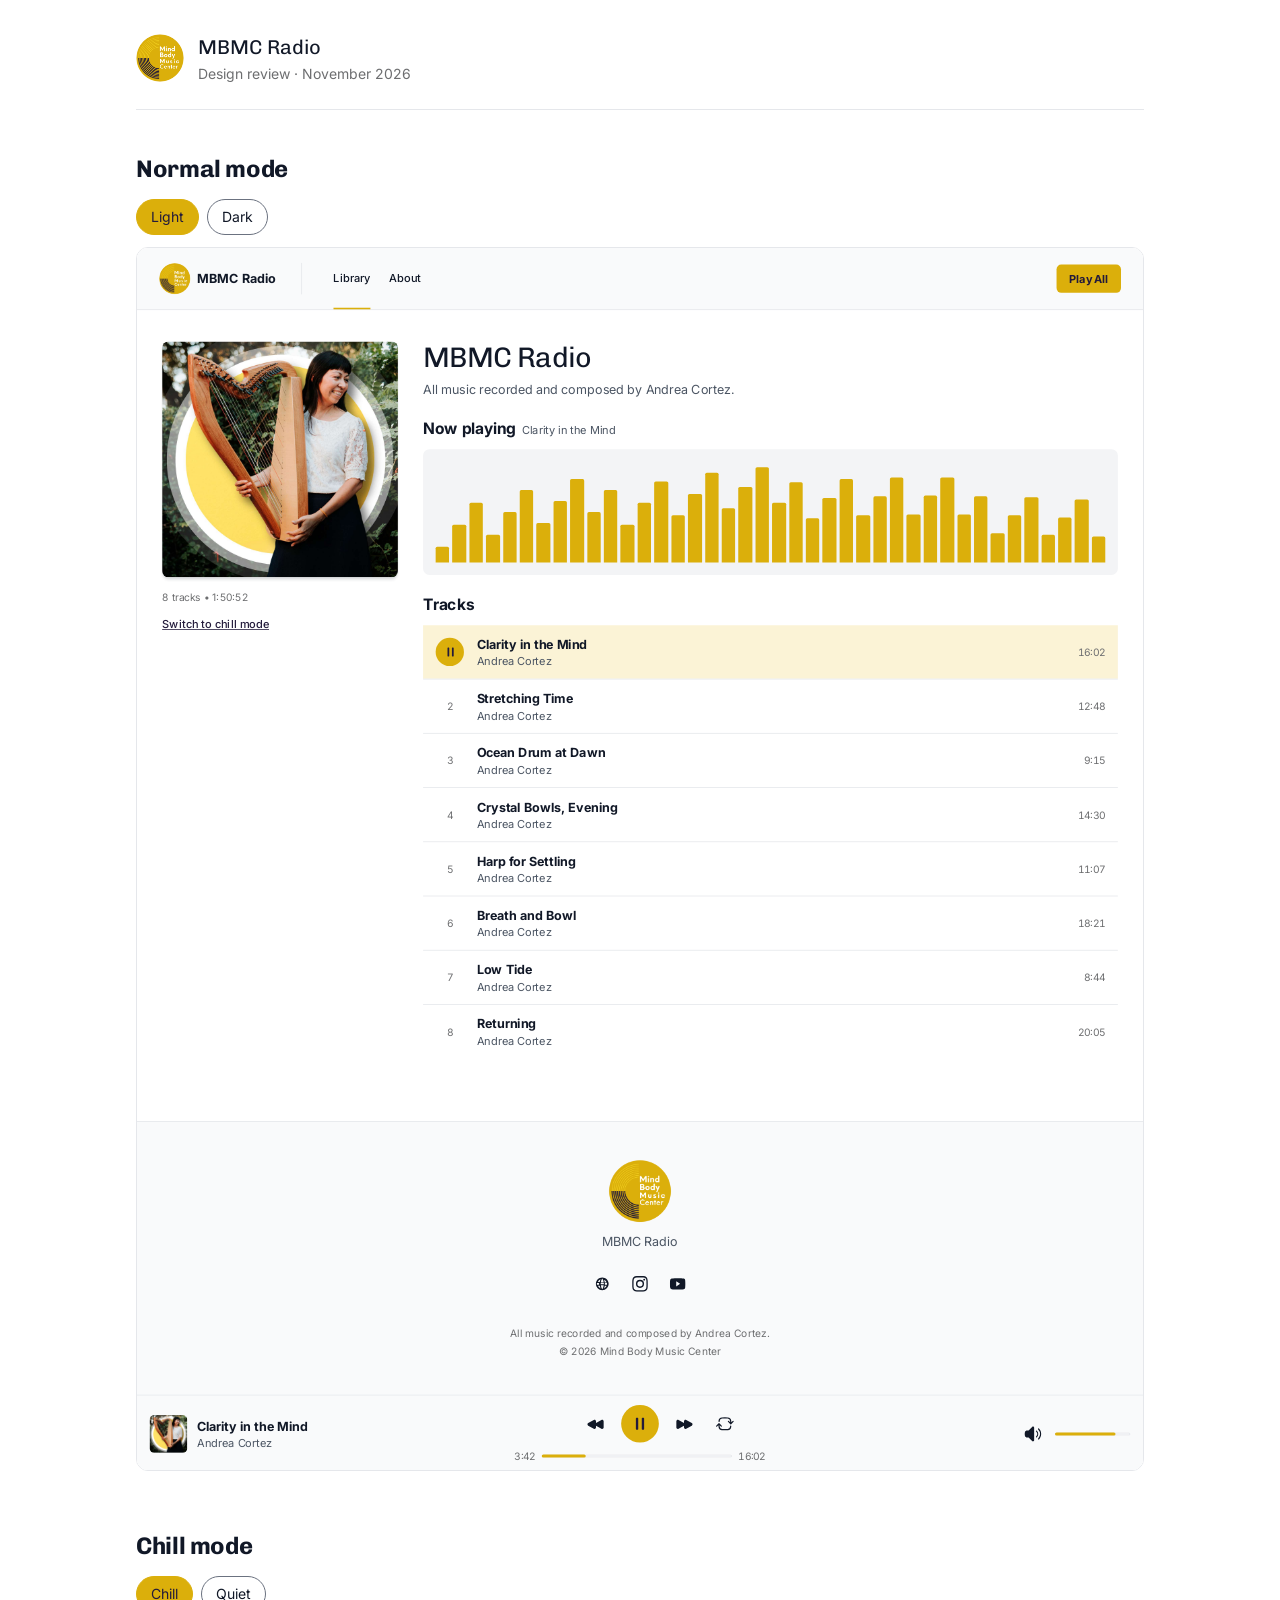
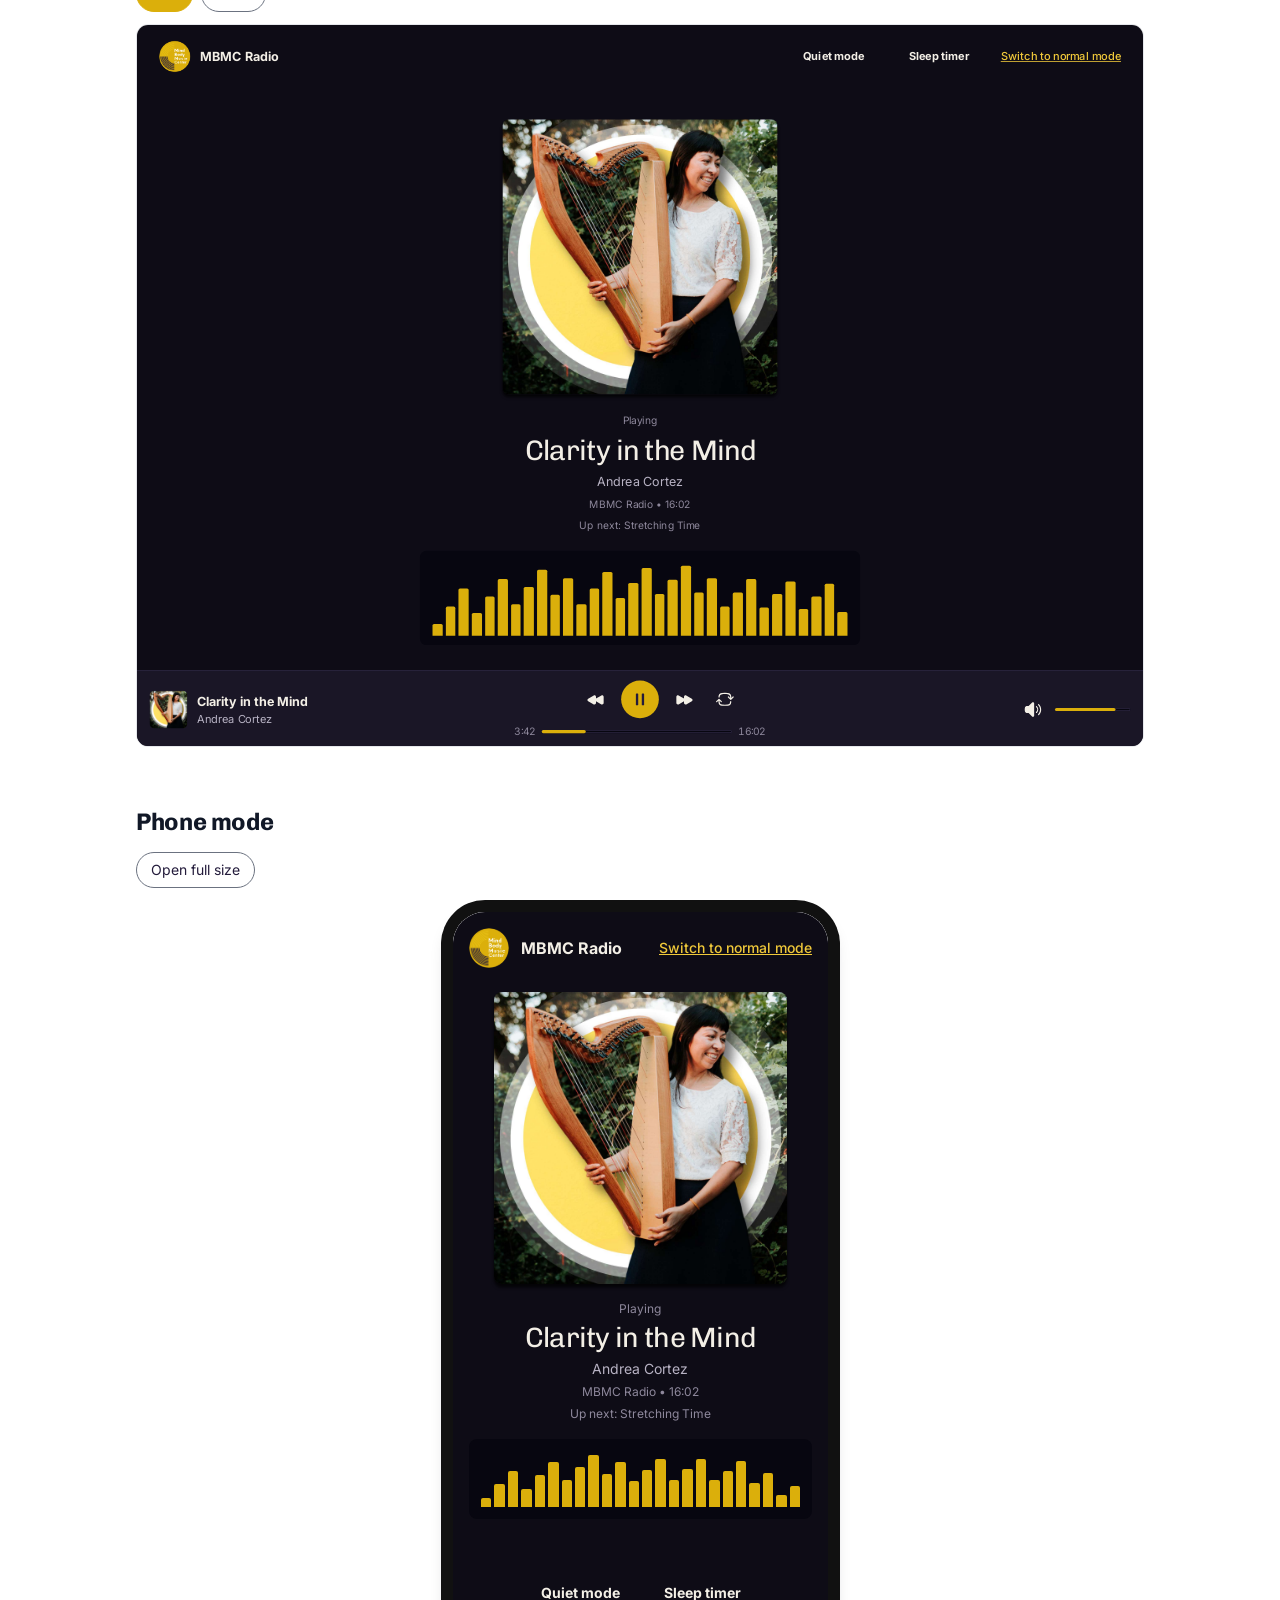
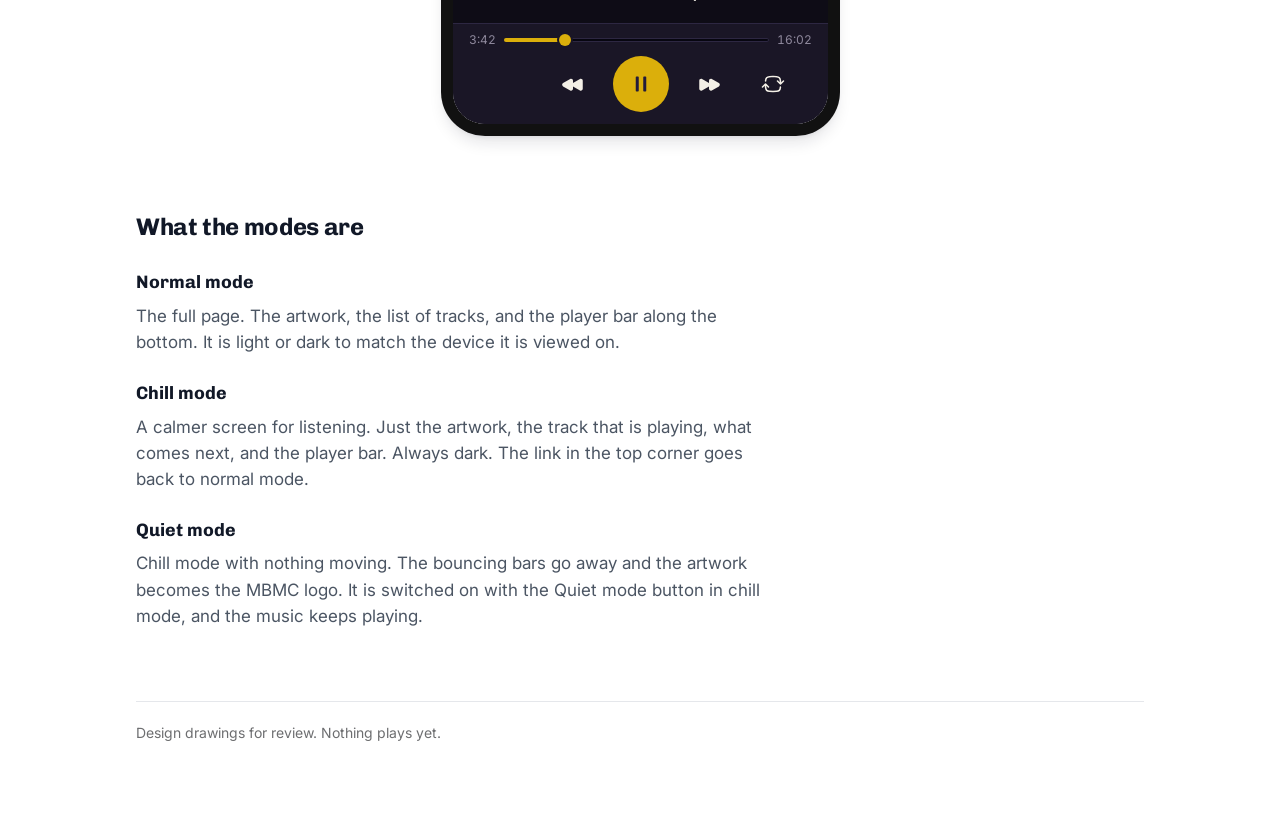
<file: index.html>
<!doctype html>
<html lang="en">
<head>
<meta charset="utf-8">
<meta name="viewport" content="width=device-width, initial-scale=1">
<meta name="robots" content="noindex, nofollow">
<meta name="color-scheme" content="light dark">
<title>MBMC Radio · Design review</title>
<link rel="icon" href="assets/mbmc-logo.webp">
<link rel="preconnect" href="https://fonts.gstatic.com" crossorigin>
<link rel="stylesheet" href="https://fonts.googleapis.com/css2?family=Chivo&family=Inter:wght@100..900&display=swap">
<link rel="stylesheet" href="design-system/tokens.css">
<script>
  (function () {
    var m = window.matchMedia('(prefers-color-scheme: dark)');
    function apply() { document.documentElement.setAttribute('data-theme', m.matches ? 'dark' : 'light'); }
    apply(); m.addEventListener('change', apply);
  })();
</script>
<style>
  * { box-sizing: border-box; }
  html, body { margin: 0; background: var(--surface); color: var(--ink); }
  body { font-family: Inter, system-ui, sans-serif; font-size: 17px; line-height: 1.55; -webkit-font-smoothing: antialiased; }
  .wrap { max-width: 1040px; margin: 0 auto; padding: 24px 16px 80px; }
  header { display: flex; align-items: center; gap: 14px; padding: 8px 0 24px; border-bottom: 1px solid var(--border); margin-bottom: 40px; }
  header img { width: 48px; height: 48px; border-radius: 50%; }
  header .brand { font-family: Chivo, Inter, sans-serif; font-size: 20px; margin: 0; }
  header .sub { margin: 0; color: var(--ink-subtle); font-size: 14px; }
  h2 { font-family: Chivo, Inter, sans-serif; font-size: 24px; letter-spacing: -0.015em; margin: 0 0 12px; }
  section + section { margin-top: 56px; }
  h2 small { display: block; font-family: Inter, sans-serif; font-size: 13px; letter-spacing: 0.06em; text-transform: uppercase; color: var(--ink-subtle); margin-bottom: 6px; }
  p { margin: 0 0 14px; }
  .states { display: flex; flex-wrap: wrap; gap: 8px; margin: 0 0 12px; }
  .states button, .states a { font: inherit; font-size: 14px; padding: 6px 14px; border-radius: 999px; border: 1px solid var(--border-strong); background: transparent; color: var(--ink); cursor: pointer; text-decoration: none; }
  .states button[aria-pressed="true"] { background: var(--brand); border-color: var(--brand); color: var(--on-brand); }
  .states button:not([aria-pressed="true"]):hover, .states a:hover { background: var(--indigo-soft); }
  .states button:focus-visible, .states a:focus-visible { outline: 2px solid var(--focus); outline-offset: 2px; }
  .states a { color: var(--link); }
  .states button + a { margin-left: auto; }
  .board { position: relative; overflow: hidden; border: 1px solid var(--border); border-radius: 12px; background: var(--surface-sunken); }
  .board iframe { position: absolute; top: 0; left: 0; border: 0; transform-origin: 0 0; background: var(--surface); }
  .phone { max-width: 399px; margin: 0 auto; padding: 12px; border-radius: 44px; background: #111; box-shadow: var(--shadow-lg); }
  .phone .board { border-radius: 32px; border: 0; }
  .phone { margin-top: 0; }
  .faq { margin-top: 72px; max-width: 640px; }
  .faq h3 { font-family: Chivo, Inter, sans-serif; font-size: 18px; margin: 24px 0 6px; }
  .faq p { margin: 0; color: var(--ink-muted); }
  footer { margin-top: 72px; padding-top: 20px; border-top: 1px solid var(--border); color: var(--ink-subtle); font-size: 14px; }
</style>
</head>
<body>
<div class="wrap">

<header>
  <img src="assets/mbmc-logo.webp" alt="">
  <div>
    <p class="brand">MBMC Radio</p>
    <p class="sub">Design review · November 2026</p>
  </div>
</header>

<section>
<h2>Normal mode</h2>
<div class="states" data-for="main">
  <button data-q="start=playing&theme=light" aria-pressed="true">Light</button>
  <button data-q="start=playing&theme=dark" aria-pressed="false">Dark</button>
</div>
<div class="board" data-w="1280" data-h="1320">
  <iframe id="main" title="Normal mode drawing" src="preview/render.html?board=Main&start=playing"></iframe>
</div>
</section>

<section>
<h2>Chill mode</h2>
<div class="states" data-for="chill">
  <button data-q="start=playing" aria-pressed="true">Chill</button>
  <button data-q="start=playing&quiet=true" aria-pressed="false">Quiet</button>
</div>
<div class="board" data-w="1280" data-h="920">
  <iframe id="chill" title="Chill mode drawing" src="preview/render.html?board=Chill&start=playing"></iframe>
</div>
</section>

<section>
<h2>Phone mode</h2>
<div class="states" data-for="phone">
  <a href="preview/render.html?board=ChillPhone" target="_blank" rel="noopener">Open full size</a>
</div>
<div class="phone">
  <div class="board" data-w="375" data-h="812">
    <iframe id="phone" title="Chill mode on a phone drawing" src="preview/render.html?board=ChillPhone&start=playing"></iframe>
  </div>
</div>
</section>


<section class="faq">
<h2>What the modes are</h2>
<h3>Normal mode</h3>
<p>The full page. The artwork, the list of tracks, and the player bar along the bottom. It is light or dark to match the device it is viewed on.</p>
<h3>Chill mode</h3>
<p>A calmer screen for listening. Just the artwork, the track that is playing, what comes next, and the player bar. Always dark. The link in the top corner goes back to normal mode.</p>
<h3>Quiet mode</h3>
<p>Chill mode with nothing moving. The bouncing bars go away and the artwork becomes the MBMC logo. It is switched on with the Quiet mode button in chill mode, and the music keeps playing.</p>
</section>

<footer>Design drawings for review. Nothing plays yet.</footer>

</div>
<script>
  // Scale each drawing to the width available, keeping its real size inside the frame.
  // Desktop drawings grow to their content so the page scrolls as one; the phone keeps its screen height.
  function fit() {
    document.querySelectorAll('.board').forEach(function (b) {
      var w = +b.dataset.w, h = +b.dataset.h, s = Math.min(1, b.clientWidth / w);
      var f = b.querySelector('iframe');
      f.style.width = w + 'px';
      if (!b.closest('.phone')) {
        try { var d = f.contentDocument; if (d && d.body) h = Math.max(h, d.documentElement.scrollHeight); } catch (e) {}
      }
      f.style.height = h + 'px'; f.style.transform = 'scale(' + s + ')';
      b.style.height = (h * s) + 'px';
    });
  }
  fit(); window.addEventListener('resize', fit);
  document.querySelectorAll('iframe').forEach(function (f) { f.addEventListener('load', function () { setTimeout(fit, 50); }); });

  // The state pills reload the drawing with the chosen editor tweaks.
  var boards = { main: 'Main', chill: 'Chill', phone: 'ChillPhone' };
  document.querySelectorAll('.states').forEach(function (row) {
    var id = row.dataset.for;
    row.querySelectorAll('button').forEach(function (btn) {
      btn.addEventListener('click', function () {
        row.querySelectorAll('button').forEach(function (b) { b.setAttribute('aria-pressed', b === btn ? 'true' : 'false'); });
        document.getElementById(id).src = 'preview/render.html?board=' + boards[id] + '&' + btn.dataset.q;
      });
    });
  });
</script>
</body>
</html>
</file>
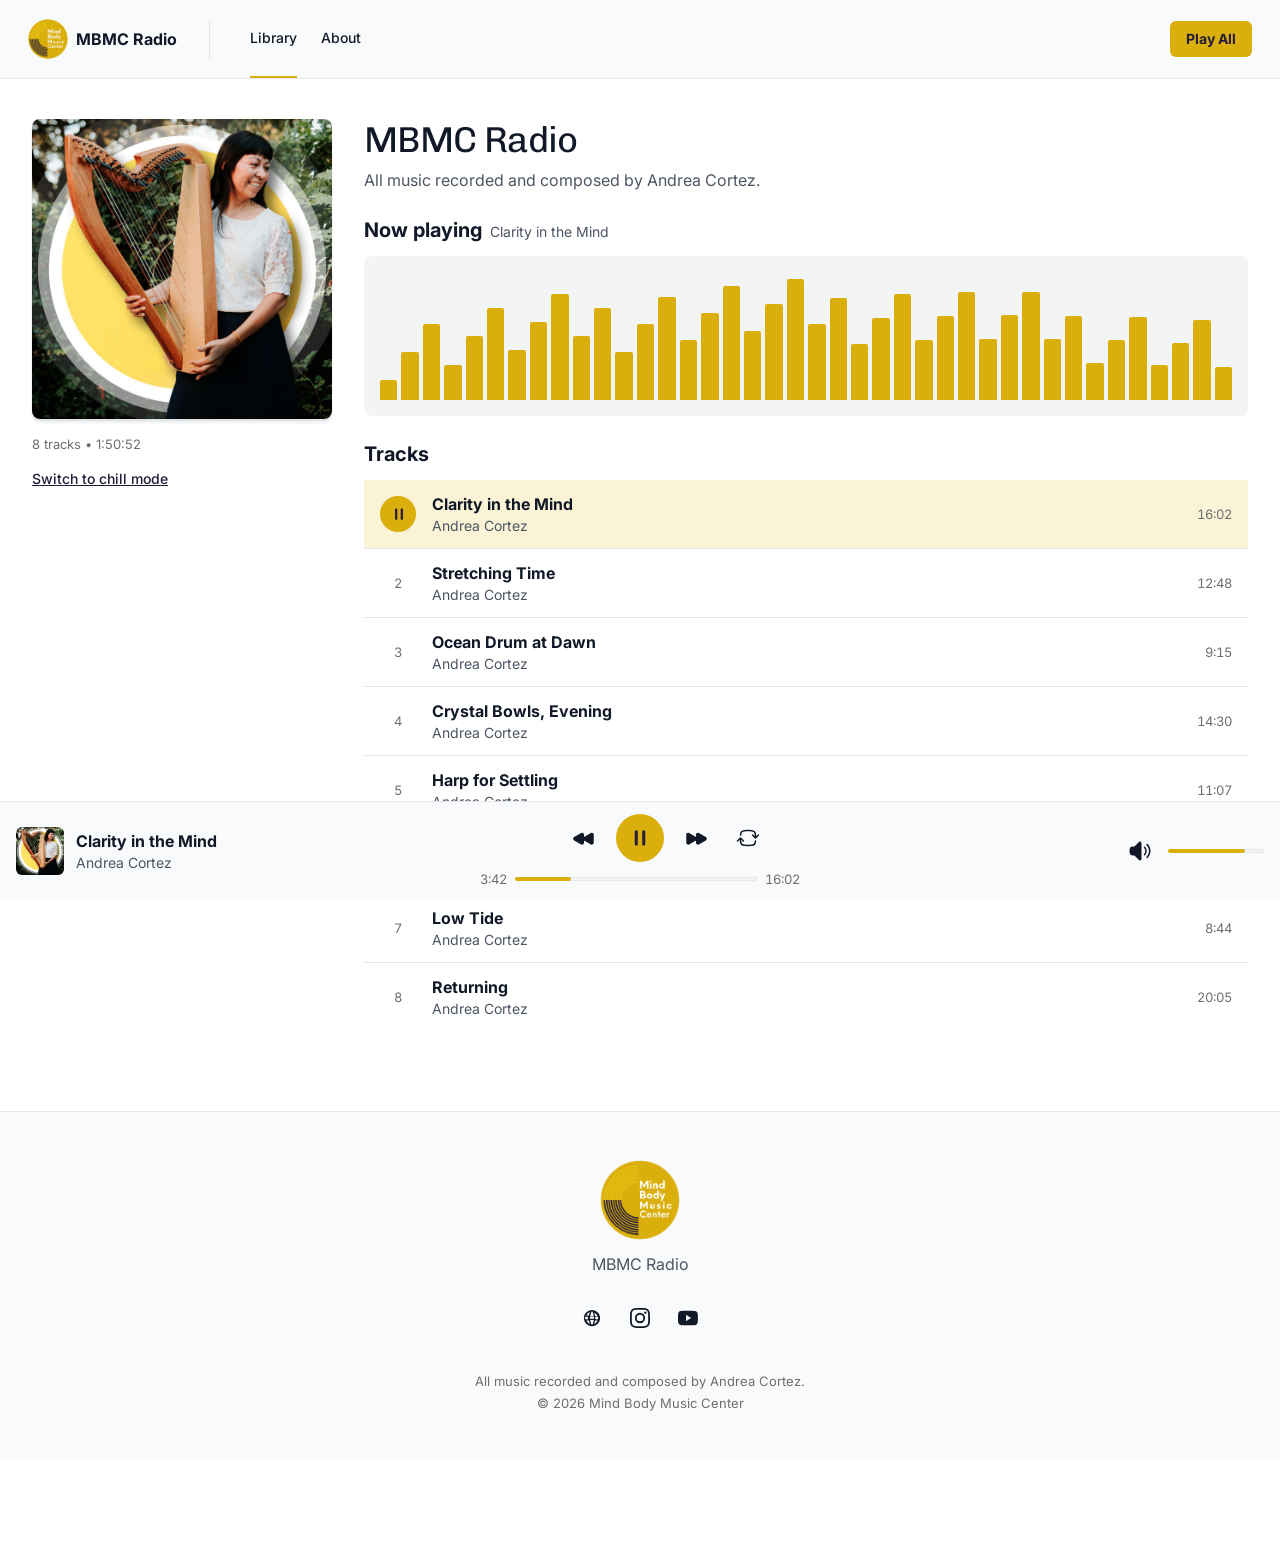
<file: preview/render.html>
<!doctype html>
<html lang="en"><head><meta charset="utf-8"><meta name="viewport" content="width=device-width, initial-scale=1">
<link rel="stylesheet" href="../design-system/tokens.css">
<link rel="stylesheet" href="../design-system/components/bundle.css">
<style>body{margin:0}</style>
</head><body><div id="root"></div>
<script>
(async function () {
  const q = new URLSearchParams(location.search);
  const board = q.get('board') || 'Main';
  let src = await (await fetch('../artboards/' + board + '.dc.html')).text();
  src = src.replace(/\/_blob\/4a3582cd7458da03f9de56fbdecea948/g, '../assets/mbmc-logo.webp')
           .replace(/\/_blob\/876a350a9cb74b41d962b65dd6f297f1/g, '../assets/podcast-cover-1400.jpg');
  const doc = new DOMParser().parseFromString(src, 'text/html');
  const helmet = doc.querySelector('helmet');
  if (helmet) { document.head.insertAdjacentHTML('beforeend', helmet.innerHTML); helmet.remove(); }
  const xdc = doc.querySelector('x-dc');
  const template = xdc.innerHTML;
  const scriptEl = doc.querySelector('script[data-dc-script]');
  const propDefs = JSON.parse(scriptEl.getAttribute('data-props'));
  const props = {};
  for (const k in propDefs) if (k[0] !== '$') props[k] = propDefs[k].default;
  for (const [k, v] of q.entries()) if (k in props) props[k] = (propDefs[k].editor === 'boolean') ? v === 'true' : (propDefs[k].editor === 'int' ? +v : v);
  class DCLogic { constructor(p) { this.props = p; } setState(p) { Object.assign(this.state, p); render(); } }
  const Component = new Function('DCLogic', scriptEl.textContent + '\nreturn Component;')(DCLogic);
  const comp = new Component(props);
  let handlers = [];
  const esc = s => String(s).replace(/&/g, '&amp;').replace(/"/g, '&quot;').replace(/</g, '&lt;');
  function lookup(path, scope) { return path.split('.').reduce((o, k) => (o == null ? undefined : o[k]), scope); }
  function expand(tpl, scope) {
    tpl = tpl.replace(/<sc-for list="\{\{([\w.]+)\}\}" as="(\w+)"[^>]*>([\s\S]*?)<\/sc-for>/g, (m, list, as, inner) => {
      const arr = lookup(list, scope) || [];
      return arr.map(item => expand(inner, Object.assign({}, scope, { [as]: item }))).join('');
    });
    tpl = tpl.replace(/<sc-if value="\{\{([\w.]+)\}\}"[^>]*>([\s\S]*?)<\/sc-if>/g, (m, v, inner) => lookup(v, scope) ? expand(inner, scope) : '');
    tpl = tpl.replace(/onClick="\{\{([\w.]+)\}\}"/gi, (m, v) => { const f = lookup(v, scope); handlers.push(f); return 'data-onclick="' + (handlers.length - 1) + '"'; });
    tpl = tpl.replace(/\{\{([\w.]+)\}\}/g, (m, v) => { const val = lookup(v, scope); return val == null ? '' : esc(val); });
    return tpl;
  }
  function render() {
    handlers = [];
    const vals = comp.renderVals();
    document.getElementById('root').innerHTML = expand(template, vals);
    document.querySelectorAll('[data-onclick]').forEach(el => { el.addEventListener('click', handlers[+el.getAttribute('data-onclick')]); });
    document.documentElement.setAttribute('data-theme', vals.theme || 'light');
  }
  render();
})();
</script></body></html>
</file>
<file: design-system/tokens.css>
/* MBMC Radio — generated from tokens.json */
:root, [data-theme="light"] {
  --surface: #ffffff; /* Page ground. The track list and track details sit directly on it. */
  --surface-raised: #f9fafb; /* The nav bar, the now-playing bar and the footer band; menus that sit on `surface`. */
  --surface-sunken: #f3f4f6; /* The progress and volume tracks, disabled controls, a queue panel. */
  --surface-brand: #dbaf0b; /* The full-bleed gold ground: a header banner or hero band. Text on it is `on-brand`, never white (2.1:1). */
  --ink: #111827; /* Headlines, track titles, body copy and nav links on `surface`, `surface-raised` and `surface-sunken` (17:1 light, 16:1 dark). */
  --ink-muted: #4b5563; /* Artist names, descriptions, footer labels and taglines on `surface` and `surface-raised` (7.6:1 light, 8.7:1 dark). */
  --ink-subtle: #6d6e70; /* Durations, elapsed time, track numbers and other meta on `surface` and `surface-raised` (5.0:1 light, 5.2:1 dark). Never below 12px. */
  --ink-inverse: #ffffff; /* Type on `indigo` fills only (16:1). The logo sets its wordmark in this white on gold; the system does not repeat that pair for UI text. */
  --brand: #dbaf0b; /* The logo gold, exact. The play disc, the primary button, the progress bar's fill, the current track's marker. Pair with `on-brand`. */
  --brand-hover: #c49c0a; /* Hover and pressed state of any `brand` fill. Keeps `on-brand` legible (6.3:1 light, 9.0:1 dark). */
  --brand-web: #d4ae4e; /* The softer gold the Center's web pages use as their primary color. Use for large tinted areas where the logo gold would be too hot; `on-brand` on it reads 7.7:1. */
  --brand-soft: #fbf3d6; /* Gold tint for the track now playing, selected rows and callouts. `ink` on it reads 16:1 light, 11:1 dark. */
  --on-brand: #231b3b; /* Text and icons on `brand`, `brand-web`, `brand-hover` and `brand-soft` (7.9:1 on `brand`). The logo's indigo, so gold-and-indigo controls echo the mark. */
  --indigo: #231b3b; /* The logo indigo, exact. Secondary buttons, cover blocks, chart lines. Text on it is `ink-inverse`. On the dark ground it needs a `border-strong` edge. */
  --indigo-soft: #eeeaf7; /* Indigo tint for hover on ghost buttons and track rows, nav highlights and the active menu row. `ink` on it reads 15:1 light, 11:1 dark. */
  --border: #e5e7eb; /* Hairline dividers between track rows, the nav's bottom rule, the now-playing bar's top rule. Decorative: never the only thing that separates two controls. */
  --border-strong: #6b7280; /* Borders that carry meaning: input edges, outlined buttons, the secondary button's edge on the dark ground (4.8:1 light, 3.5:1 dark on `surface`). */
  --link: #231b3b; /* Inline links, always underlined (16:1 light, 12:1 dark on `surface`). Hover removes the underline. */
  --focus: #231b3b; /* The 2px focus ring, always drawn with a 2px `surface` offset so it lands on the ground, never on a gold fill (16:1 light, 12:1 dark on `surface`). */
  --shadow-sm: 0 1px 1px rgba(17, 24, 39, 0.08); /* Small artwork in a track row. */
  --shadow-md: 0 4px 3px rgba(17, 24, 39, 0.07), 0 2px 2px rgba(17, 24, 39, 0.06); /* Large artwork lifting off a gold banner. */
  --shadow-lg: 0 10px 15px -3px rgba(17, 24, 39, 0.10), 0 4px 6px -4px rgba(17, 24, 39, 0.10); /* The dropped mobile menu and the queue popover. The only elevated overlays. */
}
[data-theme="dark"] {
  --surface: #0e0c16;
  --surface-raised: #1a1626;
  --surface-sunken: #070610;
  --ink: #f3efe6;
  --ink-muted: #b8b3c4;
  --ink-subtle: #8e889c;
  --brand-hover: #e6bd27;
  --brand-soft: #3a3118;
  --indigo-soft: #2e2549;
  --border: #2d2742;
  --border-strong: #6b6386;
  --link: #f0c93a;
  --focus: #f0c93a;
  --shadow-sm: 0 1px 1px rgba(0, 0, 0, 0.5);
  --shadow-md: 0 4px 3px rgba(0, 0, 0, 0.5), 0 2px 2px rgba(0, 0, 0, 0.4);
  --shadow-lg: 0 10px 15px -3px rgba(0, 0, 0, 0.6), 0 4px 6px -4px rgba(0, 0, 0, 0.5);
}
:root {
  --space-1: 4px; /* Progress-bar height; gap between meta items; the gap inside a control cluster. */
  --space-2: 8px; /* Button vertical padding; gap between icon and label; gap between title and artist. */
  --space-3: 12px; /* Track-row vertical padding; menu-row padding; gap between transport controls. */
  --space-4: 16px; /* Button horizontal padding; gap between the play disc and the track text; the now-playing bar's padding; side padding on phones. */
  --space-5: 20px; /* Nav vertical padding on phones; content side padding on phones. */
  --space-6: 24px; /* Gap between desktop nav links; gap between a section heading and its list. */
  --space-7: 28px; /* Nav side padding and link vertical padding on desktop; gap between footer glyphs. */
  --space-8: 32px; /* Gap between the artwork column and the list; content side padding on tablets. */
  --space-10: 40px; /* Gap between the nav brand and its links; section top padding. */
  --space-12: 48px; /* Footer padding; the play disc's diameter; the now-playing bar's artwork. */
  --space-20: 80px; /* Main top padding on wide screens; the gap between the list and a side panel. */
  --radius-sm: 2px; /* The progress and volume bars. */
  --radius-md: 6px; /* Buttons, track thumbnails, the now-playing bar's artwork. */
  --radius-lg: 8px; /* Large artwork on the collection and full-screen views. */
  --radius-full: 9999px; /* The play disc, transport buttons, the nav avatar, the logo itself. */
  --font-display: Chivo, "Helvetica Neue", Arial, sans-serif;
  --font-sans: Inter, system-ui, -apple-system, "Segoe UI", sans-serif;
  --text-display: 400 72px/1.15 var(--font-display); /* The app name and collection titles on desktop. Chivo Regular; never bold. */
  --text-display-sm: 400 36px/1.15 var(--font-display); /* The app name on phones; the title of the track in full-screen playback. */
  --text-heading: 700 24px/32px var(--font-sans); /* Section headings on desktop. */
  --text-heading-sm: 700 20px/28px var(--font-sans); /* The track title in the now-playing panel; section headings on phones. */
  --text-title: 700 16px/24px var(--font-sans); /* Track titles in the list, the nav wordmark, the now-playing bar's title. */
  --text-body: 400 16px/24px var(--font-sans); /* Track and collection descriptions on desktop. */
  --text-body-sm: 400 14px/20px var(--font-sans); /* Descriptions on phones, artist lines, menu rows. */
  --text-label: 500 14px/20px var(--font-sans); /* Nav links, tab labels and control labels. */
  --text-button: 700 14px/20px var(--font-sans); /* Button labels. 16px on wide screens. */
  --text-caption: 400 13px/18px var(--font-sans); /* Durations, elapsed time, track numbers and the copyright line. 12px on phones. */
}
.display {
  font-family: var(--font-display);
  font-size: 72px;
  line-height: 1.15;
  font-weight: 400;
  letter-spacing: -0.025em;
}
.display-sm {
  font-family: var(--font-display);
  font-size: 36px;
  line-height: 1.15;
  font-weight: 400;
  letter-spacing: -0.025em;
}
.heading {
  font-family: var(--font-sans);
  font-size: 24px;
  line-height: 32px;
  font-weight: 700;
  letter-spacing: 0;
}
.heading-sm {
  font-family: var(--font-sans);
  font-size: 20px;
  line-height: 28px;
  font-weight: 700;
  letter-spacing: 0;
}
.title {
  font-family: var(--font-sans);
  font-size: 16px;
  line-height: 24px;
  font-weight: 700;
  letter-spacing: 0;
}
.body {
  font-family: var(--font-sans);
  font-size: 16px;
  line-height: 24px;
  font-weight: 400;
  letter-spacing: 0;
}
.body-sm {
  font-family: var(--font-sans);
  font-size: 14px;
  line-height: 20px;
  font-weight: 400;
  letter-spacing: 0;
}
.label {
  font-family: var(--font-sans);
  font-size: 14px;
  line-height: 20px;
  font-weight: 500;
  letter-spacing: 0;
}
.button {
  font-family: var(--font-sans);
  font-size: 14px;
  line-height: 20px;
  font-weight: 700;
  letter-spacing: 0;
}
.caption {
  font-family: var(--font-sans);
  font-size: 13px;
  line-height: 18px;
  font-weight: 400;
  letter-spacing: 0;
}
</file>
<file: design-system/components/bundle.css>
/* MBMC Radio — component styles (v2, the music player). Every color, size and radius is a token from tokens.css. */

.mbmc, .mbmc * { box-sizing: border-box; }
.mbmc { font-family: var(--font-sans); color: var(--ink); }
.mbmc a { color: inherit; text-decoration: none; }
.mbmc :focus-visible { outline: 2px solid var(--focus); outline-offset: 2px; box-shadow: 0 0 0 2px var(--surface); }

/* Button */
.mbmc-btn {
  display: inline-flex; align-items: center; gap: var(--space-2);
  padding: var(--space-2) var(--space-4);
  border: 0; border-radius: var(--radius-md);
  font: 700 14px/20px var(--font-sans);
  white-space: nowrap; cursor: pointer; text-decoration: none;
  transition: background-color 150ms ease-out;
}
.mbmc-btn--primary { background: var(--brand); color: var(--on-brand); }
.mbmc-btn--primary:hover { background: var(--brand-hover); }
.mbmc-btn--secondary { background: var(--indigo); color: var(--ink-inverse); box-shadow: inset 0 0 0 1px var(--border-strong); }
.mbmc-btn--secondary:hover { background: var(--indigo-soft); color: var(--ink); }
.mbmc-btn--ghost { background: transparent; color: var(--ink); }
.mbmc-btn--ghost:hover { background: var(--indigo-soft); }
.mbmc-btn[disabled], .mbmc-btn[aria-disabled="true"] { background: var(--surface-sunken); color: var(--ink-subtle); cursor: default; }
.mbmc-btn--lg { font-size: 16px; line-height: 24px; }

/* PlayButton */
.mbmc-play {
  display: inline-flex; align-items: center; justify-content: center; flex-shrink: 0;
  width: var(--space-12); height: var(--space-12);
  border: 0; border-radius: var(--radius-full);
  background: var(--brand); color: var(--on-brand); cursor: pointer;
  transition: background-color 150ms ease-out;
}
.mbmc-play:hover { background: var(--brand-hover); }
.mbmc-play svg { width: 24px; height: 24px; margin-left: 3px; fill: currentColor; }
.mbmc-play--playing svg { margin-left: 0; }
.mbmc-play--sm { width: 36px; height: 36px; }
.mbmc-play--sm svg { width: 18px; height: 18px; margin-left: 2px; }

/* IconButton — transport and secondary controls */
.mbmc-iconbtn {
  display: inline-flex; align-items: center; justify-content: center;
  width: 40px; height: 40px; padding: 0;
  border: 0; border-radius: var(--radius-full);
  background: transparent; color: var(--ink); cursor: pointer;
  transition: background-color 150ms ease-out;
}
.mbmc-iconbtn:hover { background: var(--indigo-soft); }
.mbmc-iconbtn svg { width: 24px; height: 24px; fill: currentColor; }
.mbmc-iconbtn[disabled] { color: var(--ink-subtle); cursor: default; background: transparent; }

/* TrackRow */
.mbmc-list { display: flex; flex-direction: column; }
.mbmc-track {
  display: flex; align-items: center; gap: var(--space-4);
  padding: var(--space-3) var(--space-4);
  border-top: 1px solid var(--border);
  color: var(--ink);
}
.mbmc-track:first-child { border-top: 0; }
.mbmc-track:hover { background: var(--indigo-soft); }
.mbmc-track--current { background: var(--brand-soft); }
.mbmc-track--current:hover { background: var(--brand-soft); }
.mbmc-track__lead { position: relative; flex-shrink: 0; width: 36px; height: 36px; display: flex; align-items: center; justify-content: center; }
.mbmc-track__num { font: 400 13px/18px var(--font-sans); color: var(--ink-subtle); font-variant-numeric: tabular-nums; }
.mbmc-track__lead .mbmc-play { position: absolute; inset: 0; opacity: 0; }
.mbmc-track:hover .mbmc-track__lead .mbmc-play, .mbmc-track--current .mbmc-track__lead .mbmc-play,
.mbmc-track__lead .mbmc-play:focus-visible { opacity: 1; }
.mbmc-track:hover .mbmc-track__num, .mbmc-track--current .mbmc-track__num { visibility: hidden; }
.mbmc-track__thumb { flex-shrink: 0; width: 40px; height: 40px; border-radius: var(--radius-md); box-shadow: var(--shadow-sm); object-fit: cover; }
.mbmc-track__text { flex: 1 1 auto; min-width: 0; }
.mbmc-track__title { margin: 0; font: 700 16px/24px var(--font-sans); color: var(--ink); white-space: nowrap; overflow: hidden; text-overflow: ellipsis; }
.mbmc-track__artist { margin: 0; font: 400 14px/20px var(--font-sans); color: var(--ink-muted); white-space: nowrap; overflow: hidden; text-overflow: ellipsis; }
.mbmc-track__time { flex-shrink: 0; font: 400 13px/18px var(--font-sans); color: var(--ink-subtle); font-variant-numeric: tabular-nums; }

/* Player — the now-playing bar */
.mbmc-player {
  display: grid; grid-template-columns: minmax(0, 1fr) auto minmax(0, 1fr); align-items: center; gap: var(--space-4);
  height: 72px; padding: 0 var(--space-4);
  background: var(--surface-raised); border-top: 1px solid var(--border);
}
.mbmc-player__now { display: flex; align-items: center; gap: var(--space-3); min-width: 0; }
.mbmc-player__art { flex-shrink: 0; width: var(--space-12); height: var(--space-12); border-radius: var(--radius-md); object-fit: cover; background: var(--surface-sunken); }
.mbmc-player__text { min-width: 0; }
.mbmc-player__title { margin: 0; font: 700 16px/24px var(--font-sans); color: var(--ink); white-space: nowrap; overflow: hidden; text-overflow: ellipsis; }
.mbmc-player__artist { margin: 0; font: 400 14px/20px var(--font-sans); color: var(--ink-muted); white-space: nowrap; overflow: hidden; text-overflow: ellipsis; }
.mbmc-player__center { display: flex; flex-direction: column; align-items: center; gap: var(--space-1); min-width: 320px; }
.mbmc-player__transport { display: flex; align-items: center; gap: var(--space-3); }
.mbmc-player__seek { display: flex; align-items: center; gap: var(--space-2); width: 100%; font: 400 13px/18px var(--font-sans); color: var(--ink-subtle); font-variant-numeric: tabular-nums; }
.mbmc-bar { position: relative; flex: 1 1 auto; height: var(--space-1); border-radius: var(--radius-sm); background: var(--surface-sunken); box-shadow: inset 0 0 0 1px var(--border); cursor: pointer; }
.mbmc-bar__fill { position: absolute; inset: 0 auto 0 0; border-radius: var(--radius-sm); background: var(--brand); }
.mbmc-bar__knob { position: absolute; top: 50%; width: 12px; height: 12px; margin: -6px 0 0 -6px; border-radius: var(--radius-full); background: var(--brand); box-shadow: 0 0 0 2px var(--surface-raised); opacity: 0; transition: opacity 150ms ease-out; }
.mbmc-bar:hover .mbmc-bar__knob, .mbmc-bar:focus-visible .mbmc-bar__knob { opacity: 1; }
.mbmc-player__volume { display: flex; align-items: center; justify-content: flex-end; gap: var(--space-2); color: var(--ink); }
.mbmc-player__volume .mbmc-bar { flex: 0 0 96px; }
.mbmc-player--empty .mbmc-player__title { color: var(--ink-muted); font-weight: 400; }

/* Nav */
.mbmc-nav {
  display: flex; justify-content: space-between; align-items: center;
  padding: 0 var(--space-7);
  background: var(--surface-raised); border-bottom: 1px solid var(--border);
}
.mbmc-nav__brand { display: flex; align-items: center; gap: var(--space-2); padding-right: var(--space-8); border-right: 1px solid var(--border); }
.mbmc-nav__avatar { width: 40px; height: 40px; border-radius: var(--radius-full); object-fit: cover; }
.mbmc-nav__name { font: 700 16px/20px var(--font-sans); color: var(--ink); max-width: 208px; }
.mbmc-nav__left { display: flex; align-items: center; gap: var(--space-10); }
.mbmc-nav__links { display: flex; align-items: center; gap: var(--space-6); margin: 0; padding: 0; list-style: none; }
.mbmc-nav__links a { display: block; padding: var(--space-7) 0; font: 500 14px/20px var(--font-sans); color: var(--ink); border-bottom: 2px solid transparent; }
.mbmc-nav__links a:hover { color: var(--link); border-bottom-color: var(--brand); }
.mbmc-nav__links a[aria-current="page"] { border-bottom-color: var(--brand); }
.mbmc-nav__right { display: flex; align-items: center; gap: var(--space-8); }
.mbmc-nav__search { display: inline-flex; color: var(--ink); }
.mbmc-nav__search svg { width: 16px; height: 16px; fill: currentColor; }

/* Footer */
.mbmc-footer {
  display: grid; justify-items: center; text-align: center;
  padding: var(--space-12); margin-top: var(--space-8);
  background: var(--surface-raised); border-top: 1px solid var(--border);
}
.mbmc-footer__art { width: 80px; height: 80px; border-radius: var(--radius-full); object-fit: cover; }
.mbmc-footer__name { padding: var(--space-3) 0; font: 400 16px/24px var(--font-sans); color: var(--ink-muted); }
.mbmc-footer__social { display: flex; flex-wrap: wrap; gap: var(--space-7); margin: 0; padding: var(--space-5) 0 0; list-style: none; }
.mbmc-footer__social a { display: inline-flex; color: var(--ink); }
.mbmc-footer__social svg { width: 20px; height: 20px; fill: currentColor; }
.mbmc-footer__social a:hover { color: var(--link); }
.mbmc-footer__credit { padding-top: var(--space-10); font: 400 13px/18px var(--font-sans); color: var(--ink-subtle); }
.mbmc-footer__copy { padding-top: var(--space-1); font: 400 13px/18px var(--font-sans); color: var(--ink-subtle); }
</file>
